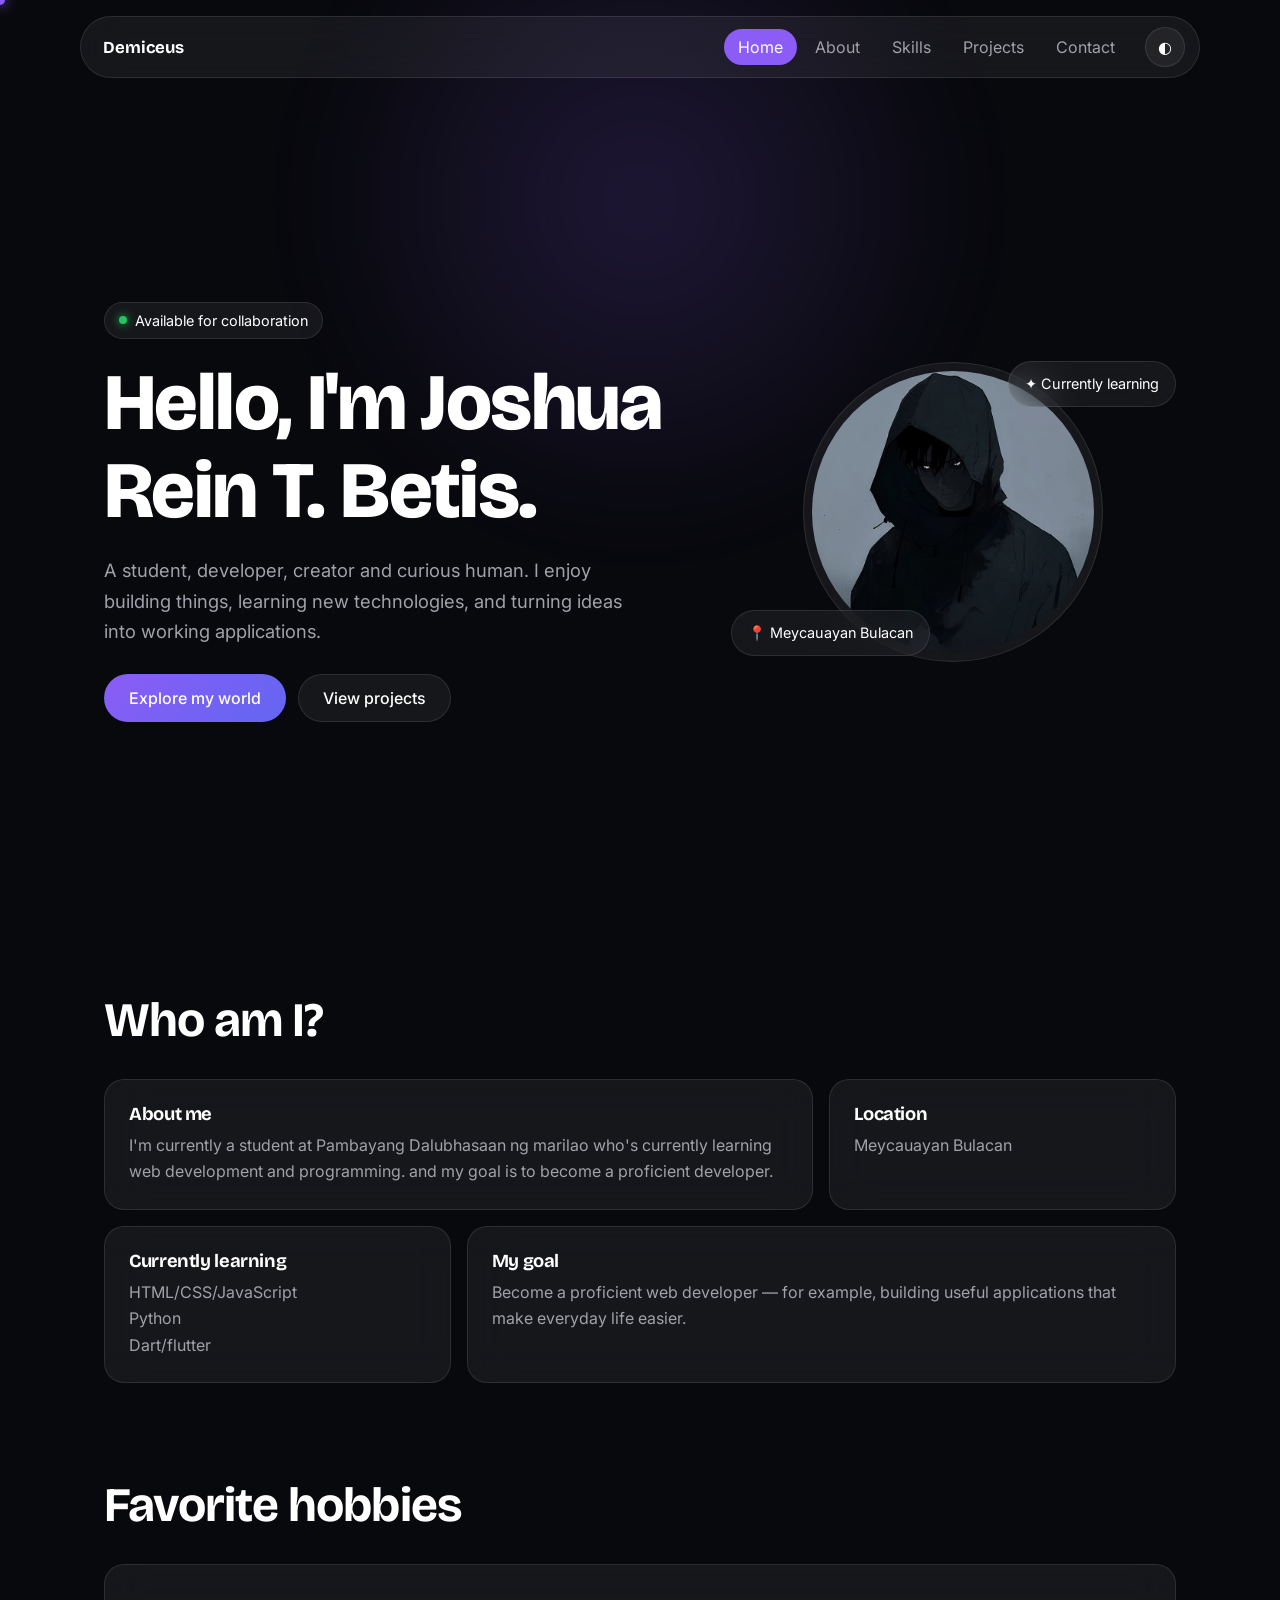
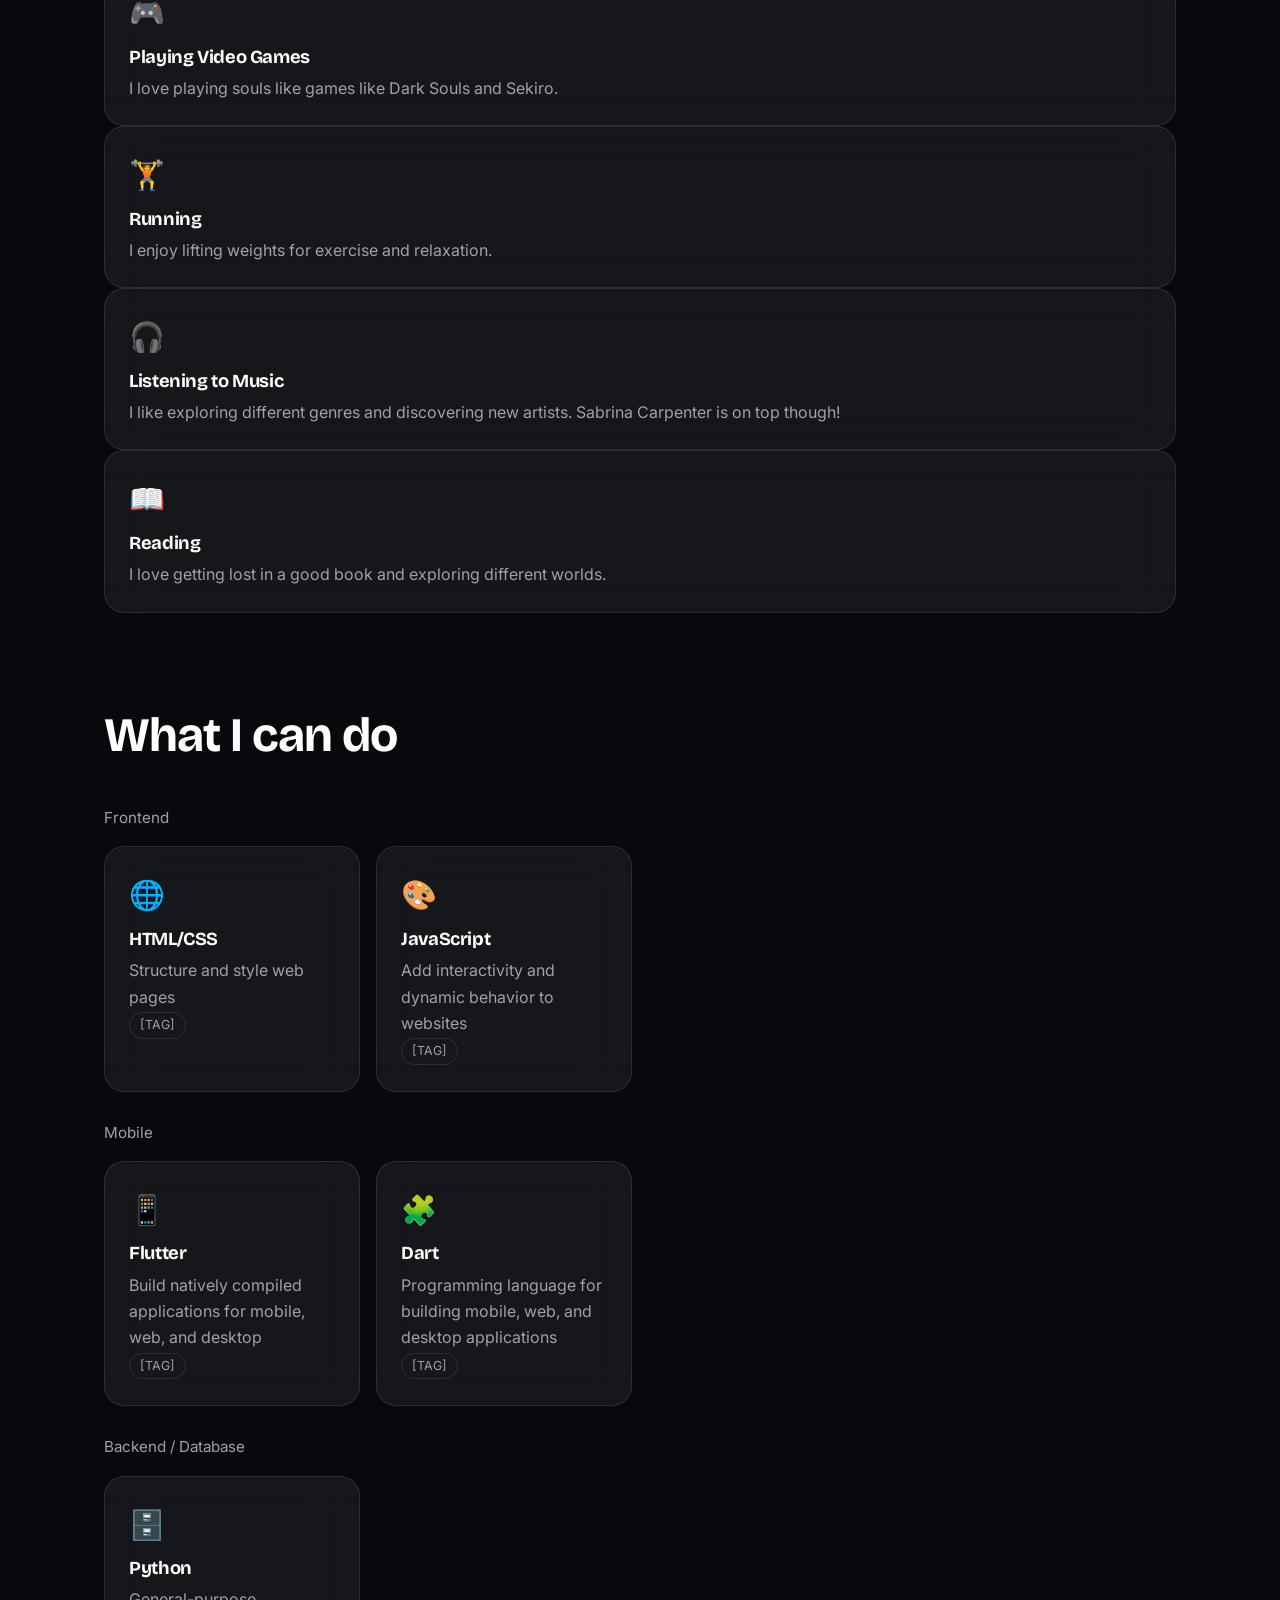
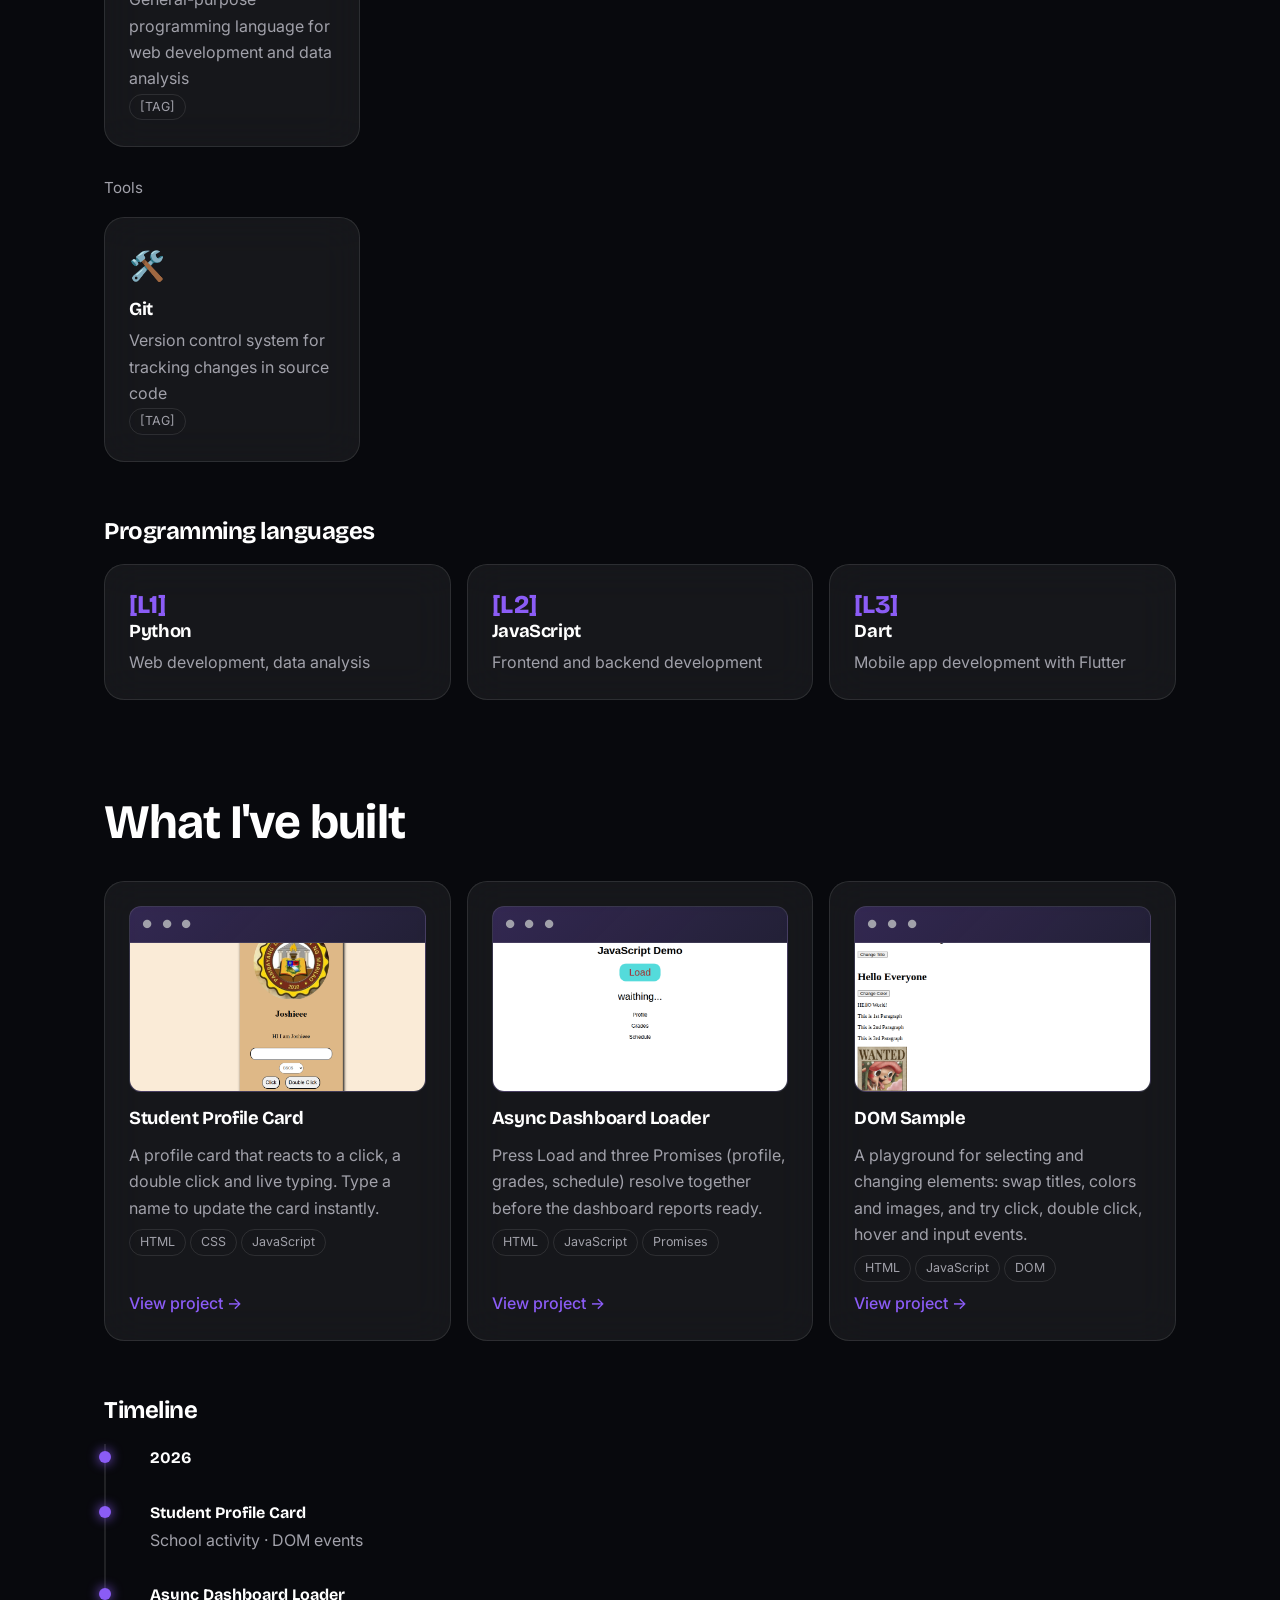
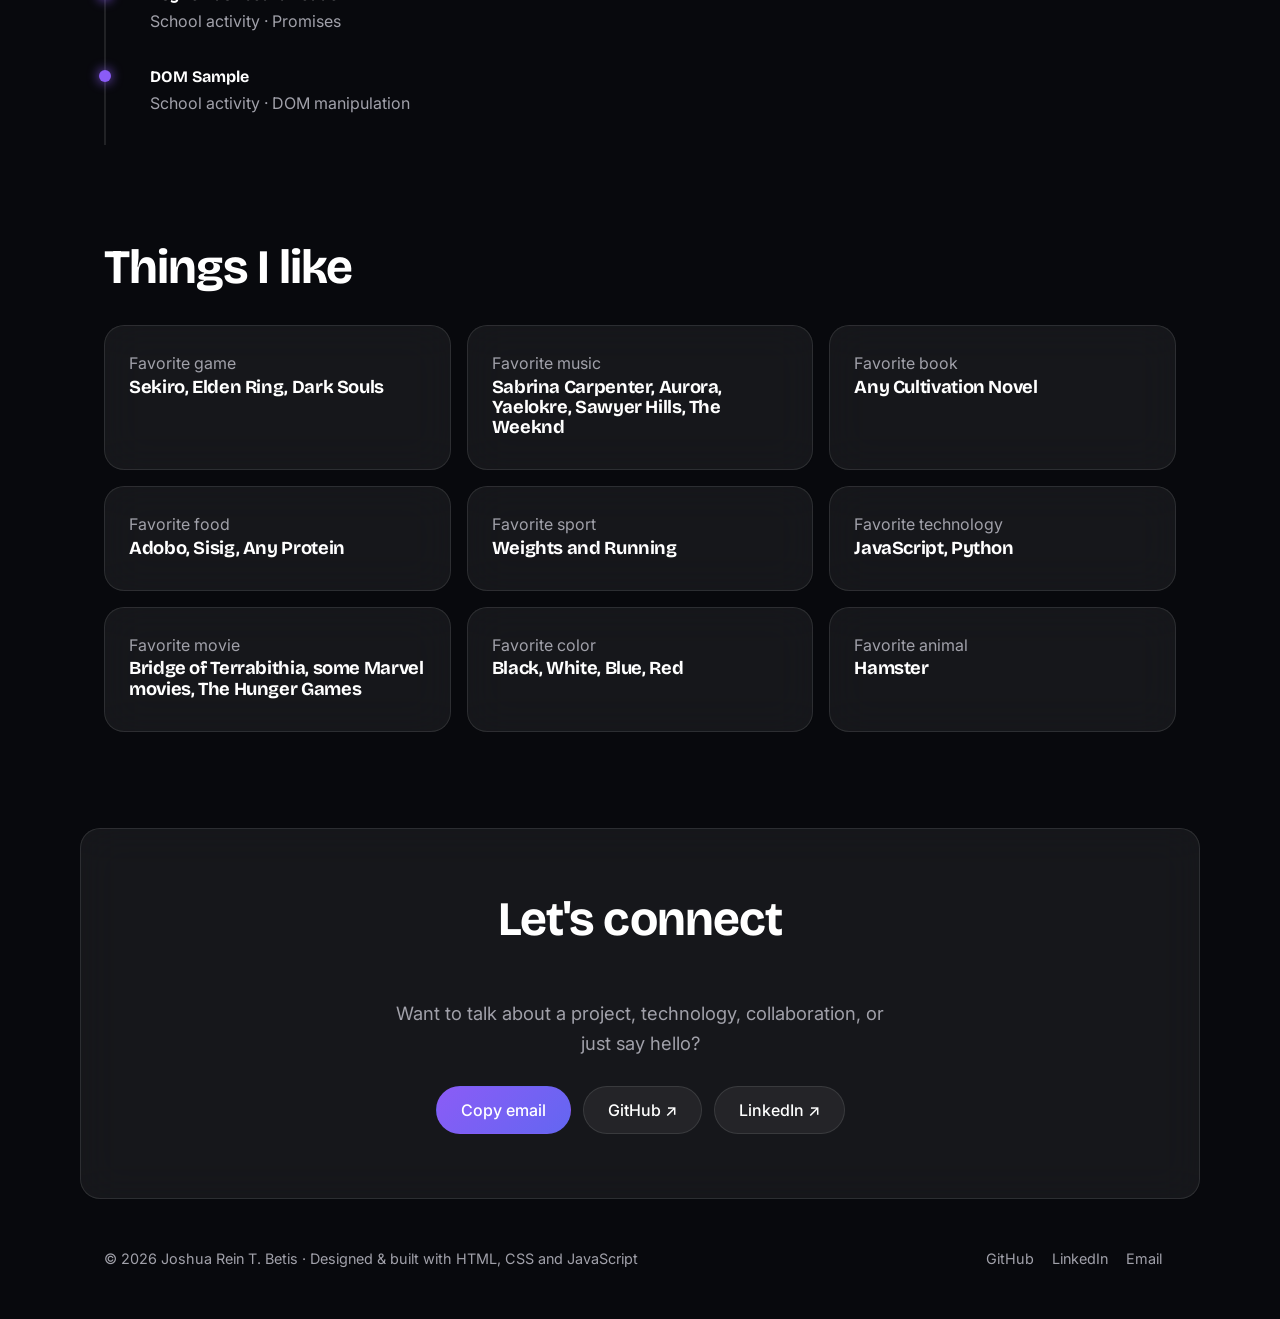
<file: index.html>
<!DOCTYPE html>
<html lang="en" data-theme="dark">
<head>
<meta charset="UTF-8">
<meta name="viewport" content="width=device-width, initial-scale=1">
<title>Demiceus — A Digital Introduction</title>
<meta name="description" content="[YOUR BIO]">
<link rel="preconnect" href="https://fonts.googleapis.com">
<link rel="preconnect" href="https://fonts.gstatic.com" crossorigin>
<link href="https://fonts.googleapis.com/css2?family=Bricolage+Grotesque:wght@500;700;800&family=Inter:wght@400;500&display=swap" rel="stylesheet">
<link rel="stylesheet" href="style.css">
</head>
<body>
<div class="cursor" aria-hidden="true"></div>
<div class="orb" aria-hidden="true"></div>

<header class="nav" id="nav">
  <a href="#home" class="logo">Demiceus</a>
  <nav aria-label="Main">
    <ul class="links" id="links">
      <li><a href="#home">Home</a></li>
      <li><a href="#about">About</a></li>
      <li><a href="#skills">Skills</a></li>
      <li><a href="#projects">Projects</a></li>
      <li><a href="#contact">Contact</a></li>
    </ul>
  </nav>
  <button class="icon-btn" id="theme" aria-label="Toggle light or dark theme">◐</button>
  <button class="icon-btn burger" id="burger" aria-label="Open menu" aria-expanded="false" aria-controls="links">☰</button>
</header>

<main>
<section class="hero" id="home">
  <div class="hero-text reveal">
    <p class="badge"><span class="dot"></span> Available for collaboration</p>
    <h1>Hello, I'm Joshua Rein T. Betis.</h1>
    <p class="lead">A student, developer, creator and curious human. I enjoy building things, learning new technologies, and turning ideas into working applications.</p>
    <div class="actions">
      <a class="btn primary" href="#about">Explore my world</a>
      <a class="btn" href="#projects">View projects</a>
    </div>
  </div>
  <div class="hero-visual reveal" aria-hidden="false">
    <div class="avatar card glow"><img src="assets/images/profile.jpg" alt="Portrait of Demiceus" onerror="this.replaceWith(Object.assign(document.createElement('span'),{textContent:'[YN]'}))"></div>
    <div class="float f1 card">✦ Currently learning</div>
    <div class="float f2 card">📍 Meycauayan Bulacan</div>
  </div>
</section>

<section id="about">
  <h2 class="reveal">Who am I?</h2>
  <div class="bento">
    <article class="card glow span2 reveal"><h3>About me</h3><p>I'm currently a student at Pambayang Dalubhasaan ng marilao who's currently learning web development and programming. and my goal is to become a proficient developer.</p></article>
    <article class="card glow reveal"><h3>Location</h3><p>Meycauayan Bulacan</p></article>
    <article class="card glow reveal"><h3>Currently learning</h3><p>HTML/CSS/JavaScript<br>Python<br>Dart/flutter<br></p></article>
    <article class="card glow span2 reveal"><h3>My goal</h3><p>Become a proficient web developer — for example, building useful applications that make everyday life easier.</p></article>
  </div>
</section>

<section id="hobbies">
  <h2 class="reveal">Favorite hobbies</h2>
  <div class="grid4" id="hobbies"></div>
</section>

<section id="skills">
  <h2 class="reveal">What I can do</h2>
  <div class="grid4" id="skills-grid"></div>
  <h3 class="sub reveal">Programming languages</h3>
  <div class="grid6" id="langs"></div>
</section>

<section id="projects">
  <h2 class="reveal">What I've built</h2>
  <div class="bento projects" id="project-grid"></div>
  <h3 class="sub reveal">Timeline</h3>
  <ol class="timeline" id="timeline"></ol>
</section>

<section id="likes">
  <h2 class="reveal">Things I like</h2>
  <div class="grid6" id="likes-grid"></div>
</section>

<section id="contact" class="cta card glow reveal">
  <h2>Let's connect</h2>
  <p class="lead">Want to talk about a project, technology, collaboration, or just say hello?</p>
  <div class="actions center">
    <button class="btn primary" id="copy-email" data-email="joshuareinbetis.pdm@gmail.com">Copy email</button>
    <a class="btn" href="https://github.com/Demiceus" target="_blank" rel="noopener">GitHub ↗</a>
    <a class="btn" href="https://linkedin.com/in/joshua-rein-betis-45496b34b" target="_blank" rel="noopener">LinkedIn ↗</a>
  </div>
</section>
</main>

<footer>
  <p>© 2026 Joshua Rein T. Betis · Designed &amp; built with HTML, CSS and JavaScript</p>
  <p><a href="https://github.com/Demiceus" target="_blank" rel="noopener">GitHub</a> <a href="https://linkedin.com/in/joshua-rein-betis-45496b34b" target="_blank" rel="noopener">LinkedIn</a> <a href="mailto:joshuareinbetis.pdm@gmail.com">Email</a></p>
</footer>

<div class="modal" id="modal" role="dialog" aria-modal="true" aria-labelledby="m-title" hidden>
  <div class="sheet card">
    <button class="icon-btn close" id="m-close" aria-label="Close project">✕</button>
    <p class="muted" id="m-cat"></p>
    <h3 id="m-title"></h3>
    <div class="frame" id="m-frame"></div>
    <p id="m-desc"></p>
    <p class="tags" id="m-tags"></p>
    <div class="actions">
      <a class="btn primary" id="m-open" target="_blank" rel="noopener">Open application ↗</a>
      <a class="btn" id="m-git" target="_blank" rel="noopener">GitHub ↗</a>
    </div>
  </div>
</div>
<div class="toast" id="toast" role="status" aria-live="polite"></div>
<script src="script.js"></script>
</body>
</html>
</file>
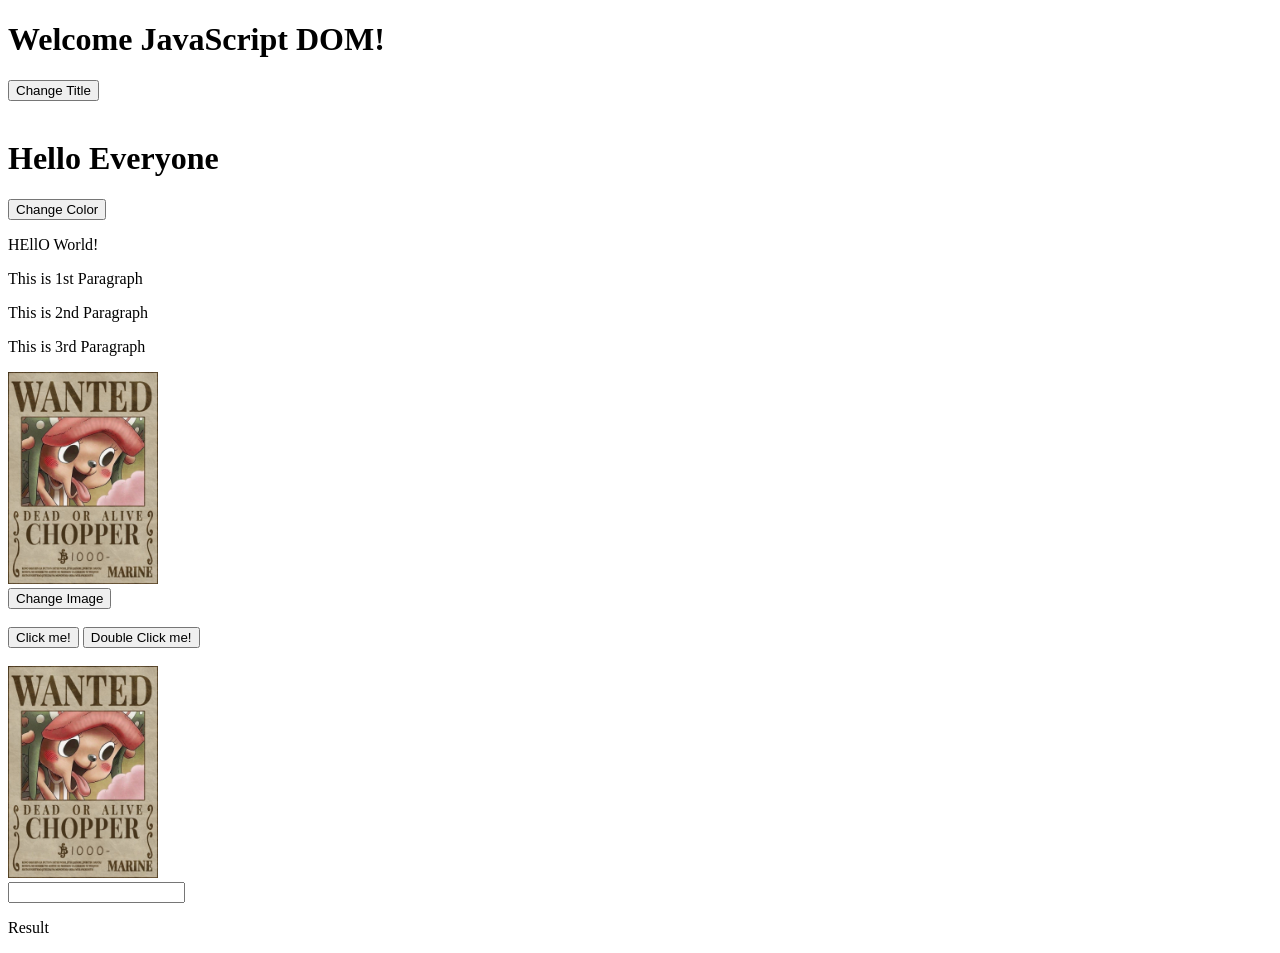
<file: assets/projects/dom-sample/index.html>
<!DOCTYPE html>
<html lang="en">
<head>
    <meta charset="UTF-8">
    <meta name="viewport" content="width=device-width, initial-scale=1.0">
    <title>This is DOM Sample</title>
</head>
<body>

    <h1 id="title">HELLO BSCS31A</h1>
    <button id="changetitle">
        Change Title
    </button>

    <br><br>

    <h1 class="Hello">Hello Everyone</h1>

    <button id="changecolor">
        Change Color
    </button>

    <p id="message">Welcome to Web Development</p>

    <p class="info">This is 1st Paragraph</p>
    <p class="info">This is 2nd Paragraph</p>
    <p class="info">This is 3rd Paragraph</p>

    <img id="image" src="images/chopper.jpg" alt="sample image" width="150px"><br>

    <button id="changeimage">
        Change Image
    </button>

    <br><br>

    <button id="myButton">
        Click me!
    </button>

    <button id="doubleButton">Double Click me!</button>

    <br><br>

    <img id="myImage" src="images/chopper.jpg" alt="sample image" width="150px"><br>

    <input type="text" id="nameInput">

    <p id="output">Result</p>




   <script src="script.js"></script>
</body>
</html>
</file>
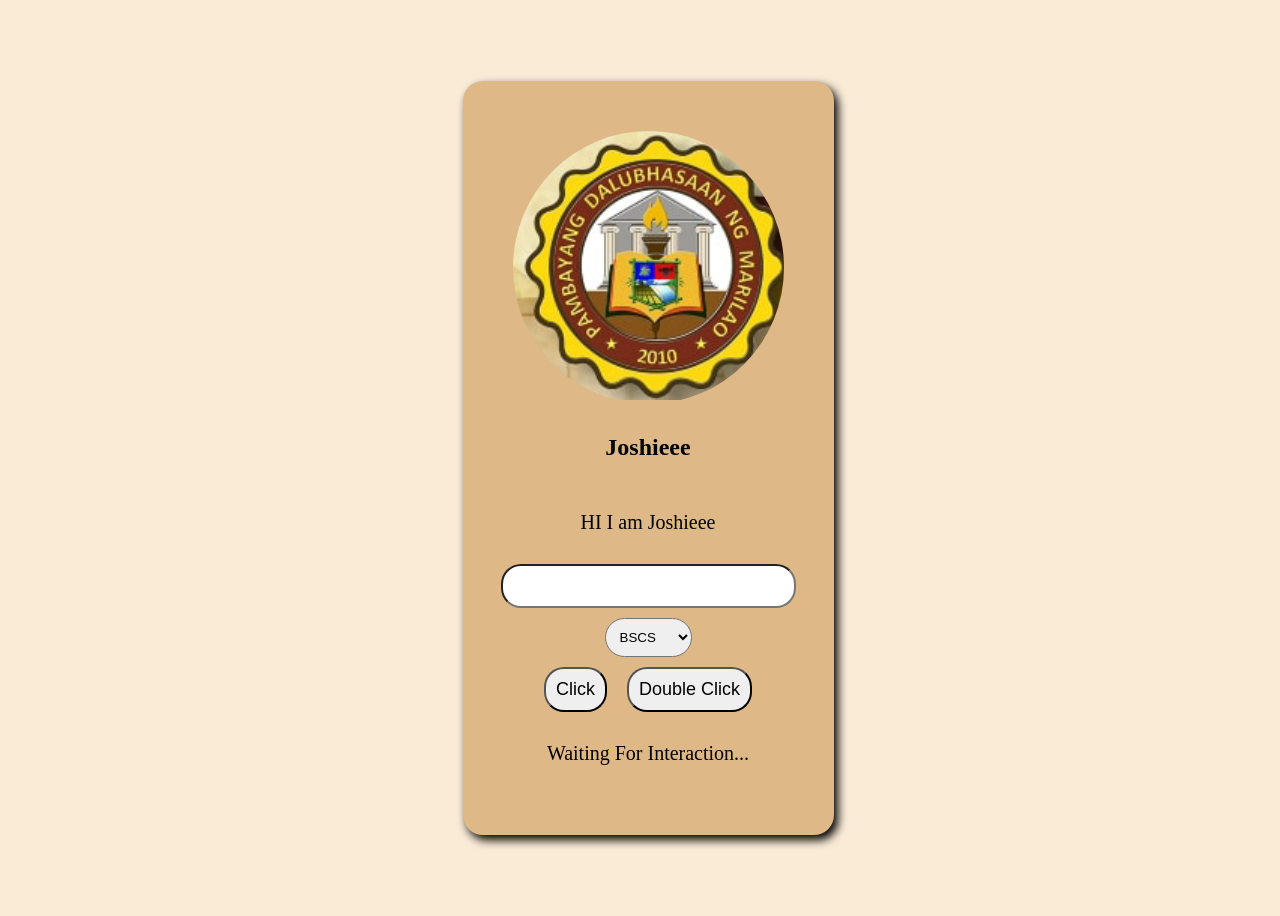
<file: assets/projects/profile-card/index.html>
<!DOCTYPE html>
<html lang="en">
<head>
    <meta charset="UTF-8">
    <meta name="viewport" content="width=device-width, initial-scale=1.0">
    <title>JabaiScript</title>
    <link rel="stylesheet" href="style.css">
</head>
<body>
    <section id="tubig">
    <div class="card">
        <div class="box">
        <div class="img">
            <img src="./screenshot.png" id="img">
        </div>
        <h1 id="change">Joshieee</h1>
        <p>HI I am Joshieee</p>
        <input type="text" id="inp">

        <select class="rene">
            <option> BSCS</option>
             <option> BSIT</option>
              <option> BSOAT</option>
        </select>

        <div class="btn-cont">
        <button id="btn1">Click</button>
        <button id="btn2">Double Click</button>
        </div>
        
        <p id="txt">Waiting For Interaction...</p>
        </div>
    </div>
    </section>
    <script src="script.js"></script>
</body>
</html>
</file>
<file: style.css>
:root{--bg:#08090d;--surface:rgba(255,255,255,.06);--surface-hover:rgba(255,255,255,.10);--text:#fff;--muted:#a1a1aa;--border:rgba(255,255,255,.10);--accent:#8b5cf6;--accent2:#6366f1;--success:#22c55e;--r:20px;--display:'Bricolage Grotesque',system-ui,sans-serif;--body:'Inter',system-ui,sans-serif}
[data-theme=light]{--bg:#f6f5fb;--surface:rgba(255,255,255,.7);--surface-hover:rgba(255,255,255,.95);--text:#14141a;--muted:#52525b;--border:rgba(20,20,40,.12)}
*{box-sizing:border-box;margin:0}
html{scroll-behavior:smooth;scroll-padding-top:90px}
body{background:var(--bg);color:var(--text);font:16px/1.65 var(--body);overflow-x:hidden;transition:background .3s}
a{color:inherit;text-decoration:none}
[hidden]{display:none!important}
:focus-visible{outline:2px solid var(--accent);outline-offset:3px}
.orb{position:fixed;inset:-20% auto auto 50%;width:60vw;height:60vw;max-width:760px;max-height:760px;transform:translateX(-50%);background:radial-gradient(circle,var(--accent) 0%,transparent 65%);opacity:.18;filter:blur(40px);z-index:-1;pointer-events:none}
section,.nav,footer{max-width:1120px;margin-inline:auto}
section{padding:96px 24px 0}
h1,h2,h3{font-family:var(--display);line-height:1.1;letter-spacing:-.02em}
h1{font-size:clamp(2.6rem,7vw,5rem);font-weight:800}
h2{font-size:clamp(2rem,4.5vw,3rem);margin-bottom:32px}
h3{font-size:1.15rem;margin-bottom:8px}
.sub{margin:56px 0 20px;font-size:1.5rem}
.muted,.lead,.card p{color:var(--muted)}
.lead{font-size:1.15rem;max-width:520px;margin:20px 0 28px}

/* nav */
.nav{position:sticky;top:16px;z-index:50;display:flex;align-items:center;gap:16px;padding:10px 14px 10px 22px;margin-top:16px;width:calc(100% - 32px);border-radius:999px;background:var(--surface);border:1px solid var(--border);backdrop-filter:blur(20px);-webkit-backdrop-filter:blur(20px);transition:background .3s}
.nav.scrolled{background:color-mix(in srgb,var(--bg) 85%,transparent)}
.logo{font:700 1.05rem var(--display);margin-right:auto}
.links{display:flex;gap:4px;list-style:none;padding:0}
.links a{padding:8px 14px;border-radius:999px;color:var(--muted);transition:.2s}
.links a:hover{color:var(--text)}
.links a.active{color:var(--text);background:var(--accent)}
.icon-btn{background:var(--surface);color:var(--text);border:1px solid var(--border);width:40px;height:40px;border-radius:50%;cursor:pointer;font-size:1rem}
.icon-btn:hover{background:var(--surface-hover)}
.burger{display:none}

/* buttons */
.btn{display:inline-block;padding:13px 24px;border-radius:999px;border:1px solid var(--border);background:var(--surface);color:var(--text);font:500 1rem var(--body);cursor:pointer;transition:transform .2s,background .2s,box-shadow .2s}
.btn:hover{transform:translateY(-2px);background:var(--surface-hover)}
.btn:active{transform:translateY(0)}
.btn.primary{background:linear-gradient(135deg,var(--accent),var(--accent2));border-color:transparent;color:#fff}
.btn.primary:hover{box-shadow:0 8px 28px rgba(139,92,246,.45)}
.actions{display:flex;flex-wrap:wrap;gap:12px}.actions.center{justify-content:center}

/* cards */
.card{position:relative;background:var(--surface);border:1px solid var(--border);border-radius:var(--r);padding:24px;backdrop-filter:blur(20px);-webkit-backdrop-filter:blur(20px);transition:transform .3s,border-color .3s,background .3s;overflow:hidden}
.glow::before{content:"";position:absolute;inset:0;background:radial-gradient(320px circle at var(--mouse-x,50%) var(--mouse-y,50%),rgba(139,92,246,.18),transparent 60%);opacity:0;transition:opacity .3s;pointer-events:none}
.glow:hover::before{opacity:1}
.glow:hover{border-color:rgba(139,92,246,.55)}
.card.lift:hover{transform:translateY(-4px)}
.ico{display:inline-block;font-size:1.8rem;margin-bottom:10px;transition:transform .3s}
.lift:hover .ico{transform:translateY(-4px) rotate(-6deg)}
.tag{display:inline-block;font-size:.78rem;padding:2px 10px;border-radius:999px;border:1px solid var(--border);color:var(--muted);margin:2px 4px 2px 0}

/* hero */
.hero{display:grid;grid-template-columns:1.3fr 1fr;gap:48px;align-items:center;min-height:calc(100vh - 80px);padding-top:48px}
.badge{display:inline-flex;align-items:center;gap:8px;padding:6px 14px;border:1px solid var(--border);background:var(--surface);border-radius:999px;font-size:.9rem;margin-bottom:20px}
.dot{width:8px;height:8px;border-radius:50%;background:var(--success);box-shadow:0 0 10px var(--success)}
.hero-visual{position:relative;display:grid;place-items:center;min-height:360px}
.avatar{width:min(300px,70vw);aspect-ratio:1;border-radius:50%;display:grid;place-items:center;padding:8px;font:800 3rem var(--display)}
.avatar img{width:100%;height:100%;object-fit:cover;border-radius:50%}
.float{position:absolute;padding:10px 16px;border-radius:999px;font-size:.9rem;color:var(--text);animation:bob 6s ease-in-out infinite}
.f1{top:8%;right:0}.f2{bottom:10%;left:0;animation-delay:-3s}
@keyframes bob{50%{transform:translateY(-10px)}}

/* grids */
.bento{display:grid;grid-template-columns:repeat(3,1fr);gap:16px}
.span2{grid-column:span 2}
.grid4{display:grid;grid-template-columns:repeat(4,1fr);gap:16px}
.grid6{display:grid;grid-template-columns:repeat(3,1fr);gap:16px}
.group-title{grid-column:1/-1;margin-top:12px;color:var(--muted);font-size:.95rem}
.lang b{font:800 1.6rem var(--display);color:var(--accent)}

/* projects */
.projects .card{cursor:pointer;display:flex;flex-direction:column;gap:6px;text-align:left;color:var(--text);font:inherit}

.shot{aspect-ratio:16/10;border-radius:12px;border:1px solid var(--border);background:linear-gradient(135deg,rgba(139,92,246,.25),rgba(99,102,241,.08));overflow:hidden;margin-bottom:10px;display:flex;flex-direction:column}
.shot .bar{padding:8px 12px;font-size:.7rem;letter-spacing:.3em;color:var(--muted);border-bottom:1px solid var(--border)}
.shot img{flex:1;min-height:0;width:100%;object-fit:cover}
.shot.phone{width:56%;margin-inline:auto;aspect-ratio:9/16;border-radius:28px;border-width:4px}
.link{color:var(--accent);font-weight:500;margin-top:auto}
.timeline{list-style:none;padding:0 0 0 24px;border-left:2px solid var(--border)}
.timeline li{position:relative;padding:0 0 28px 20px}
.timeline li::before{content:"";position:absolute;left:-31px;top:7px;width:12px;height:12px;border-radius:50%;background:var(--accent);box-shadow:0 0 12px var(--accent)}
.timeline b{font-family:var(--display)}

/* cta, footer */
.cta{margin-top:96px;margin-bottom:0;padding:64px 24px;text-align:center;width:calc(100% - 48px);display:flex;flex-direction:column;align-items:center}
footer{display:flex;justify-content:space-between;flex-wrap:wrap;gap:12px;padding:48px 24px;color:var(--muted);font-size:.9rem}
footer a{margin-right:14px}footer a:hover{color:var(--text)}

/* modal + toast */
.modal{position:fixed;inset:0;z-index:100;display:grid;place-items:center;padding:16px;background:rgba(0,0,0,.6);backdrop-filter:blur(8px);opacity:0;transition:opacity .25s}
.modal[hidden]{display:none}
.modal.open{opacity:1}
.sheet{width:min(720px,100%);max-height:92vh;overflow:auto;transform:scale(.95);transition:transform .25s;background:var(--bg)}
.modal.open .sheet{transform:scale(1)}
.close{position:absolute;top:14px;right:14px;z-index:2}
.frame{margin:16px 0}.frame iframe{width:100%;height:380px;border:1px solid var(--border);border-radius:12px;background:#fff}
.sheet .actions{margin-top:16px}
.toast{position:fixed;bottom:28px;left:50%;transform:translate(-50%,24px);padding:12px 22px;border-radius:999px;background:var(--success);color:#04210f;font-weight:500;opacity:0;pointer-events:none;transition:.3s;z-index:200}
.toast.show{opacity:1;transform:translate(-50%,0)}
body.lock{overflow:hidden}

/* cursor (desktop only; enabled by JS) */
.cursor{display:none;position:fixed;top:0;left:0;width:10px;height:10px;margin:-5px;border-radius:50%;background:var(--accent);box-shadow:0 0 14px var(--accent);pointer-events:none;z-index:300;transition:width .2s,height .2s,margin .2s,opacity .2s}
.cursor.on{display:block}
.cursor.big{width:38px;height:38px;margin:-19px;opacity:.35}

/* reveal: only hidden when JS is running */
.js .reveal{opacity:0;transform:translateY(24px);transition:opacity .7s,transform .7s}
.js .reveal.in{opacity:1;transform:none}

@media(max-width:860px){
  .hero{grid-template-columns:1fr;min-height:0;padding-top:32px;gap:24px}
  .hero-visual{min-height:300px}
  .grid4,.grid6,.bento{grid-template-columns:1fr 1fr}
  .burger{display:block}
  .links{position:absolute;top:calc(100% + 10px);left:0;right:0;flex-direction:column;padding:12px;border-radius:var(--r);background:var(--bg);border:1px solid var(--border);opacity:0;visibility:hidden;transform:translateY(-8px);transition:.25s}
  .links.open{opacity:1;visibility:visible;transform:none}
  .links a{display:block;padding:14px 16px}
}
@media(max-width:560px){
  section{padding-top:72px}
  .grid4,.grid6,.bento{grid-template-columns:1fr}
  .span2
  .frame iframe{height:300px}
  .btn{width:100%;text-align:center}
}
@media(prefers-reduced-motion:reduce){
  *{animation-duration:.01ms!important;transition-duration:.01ms!important;scroll-behavior:auto!important}
  .js .reveal{opacity:1;transform:none}
}
</file>
<file: assets/projects/profile-card/style.css>
*{
    overflow-y: hidden ;
    overflow-x: hidden;
}
body{
    background-color: antiquewhite;
}
.rene{
    padding: 10px;
    border-radius: 20px;
}

#inp{
    border-radius: 20px;
    padding: 10px;
    width: 100%;
    height: 20px;
}

p{
    font-size: 20px;
}
#btn1{
    font-size: 18px;
    padding: 10px;
    border-radius: 20px;
}
#btn2{
    font-size: 18px;
    padding: 10px;
    border-radius: 20px;
}
.card{
height: 100vh;
width: 100vw;
display: flex;
align-items: center;
justify-content: center;
}
.img{
    border-radius: 100%;
}
.box{
    background-color: burlywood;
    padding: 50px;
    display: flex;
    align-items: center;
    justify-content: center;
    flex-direction: column;
    gap: 10px;
    box-shadow: 4px 5px 10px black;
    border-radius: 20px;
}
.btn-cont{
    display: flex;
    gap: 20px;
}
</file>
